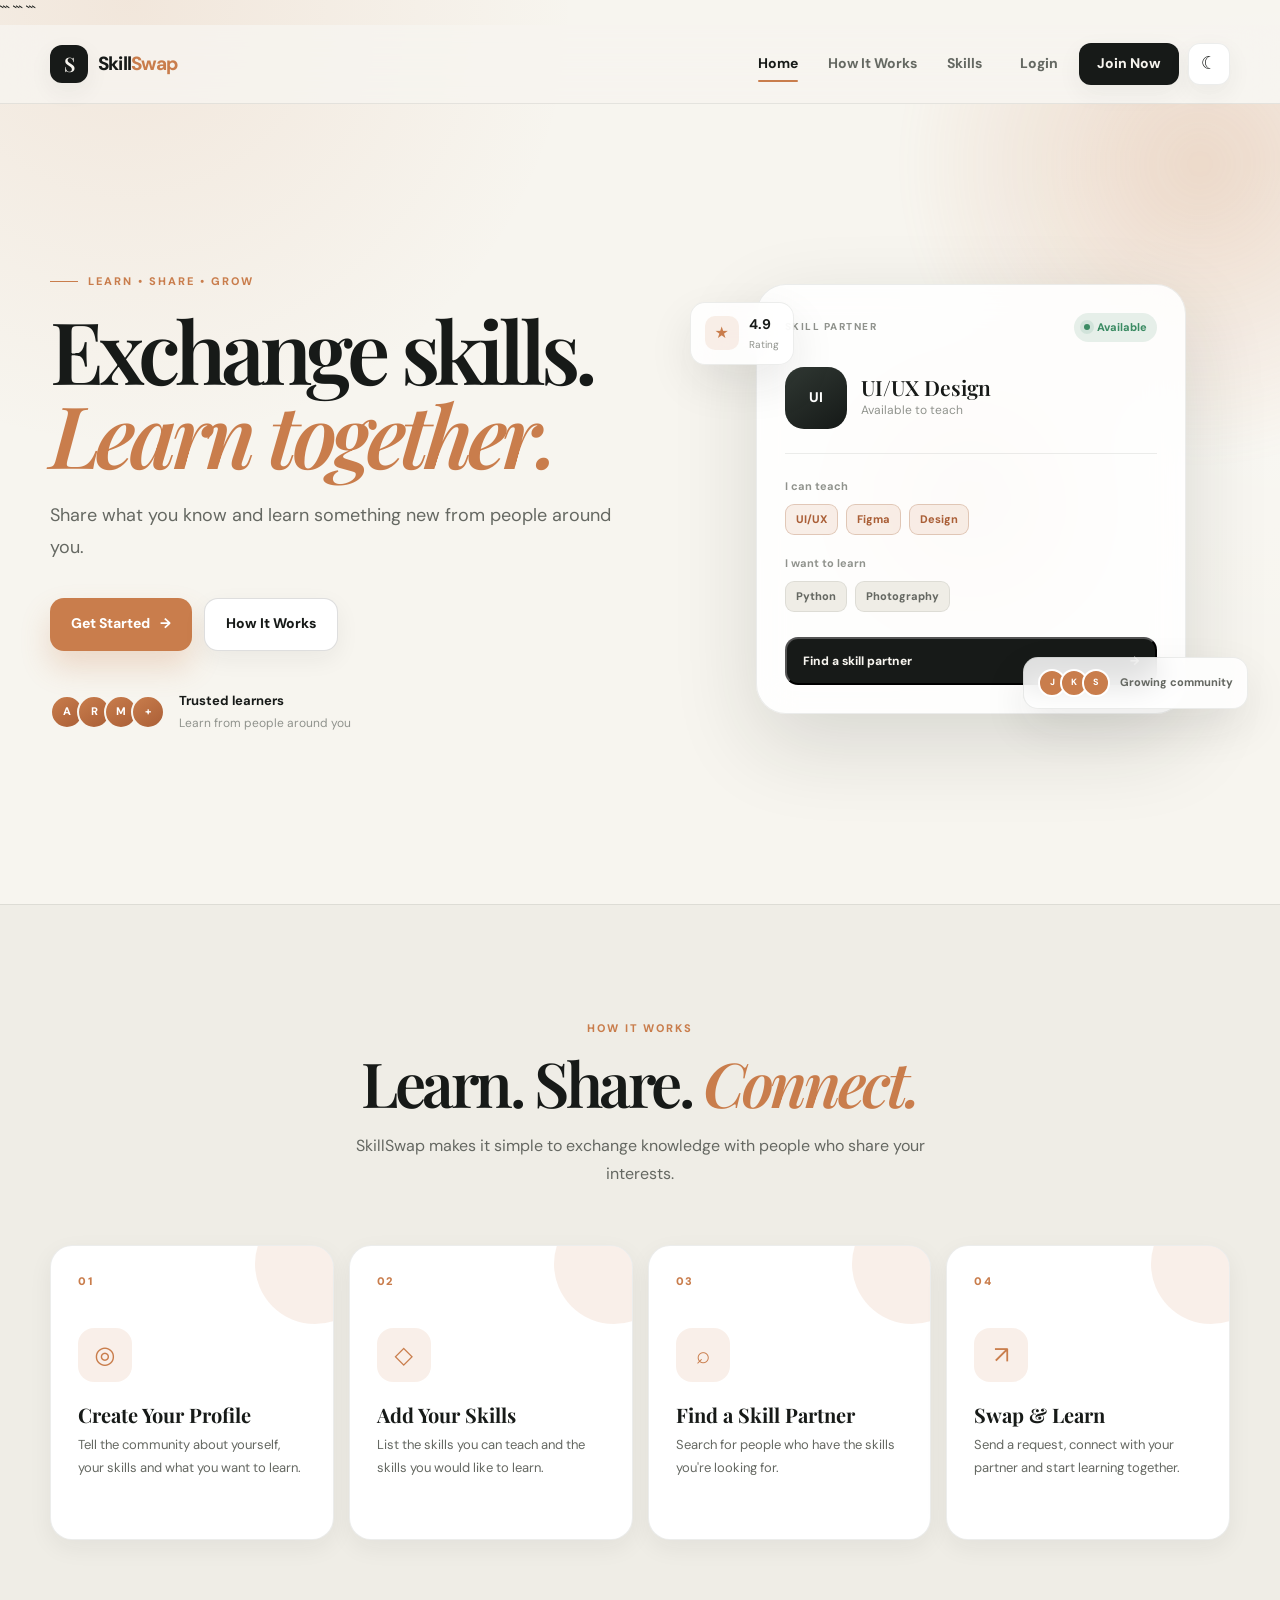
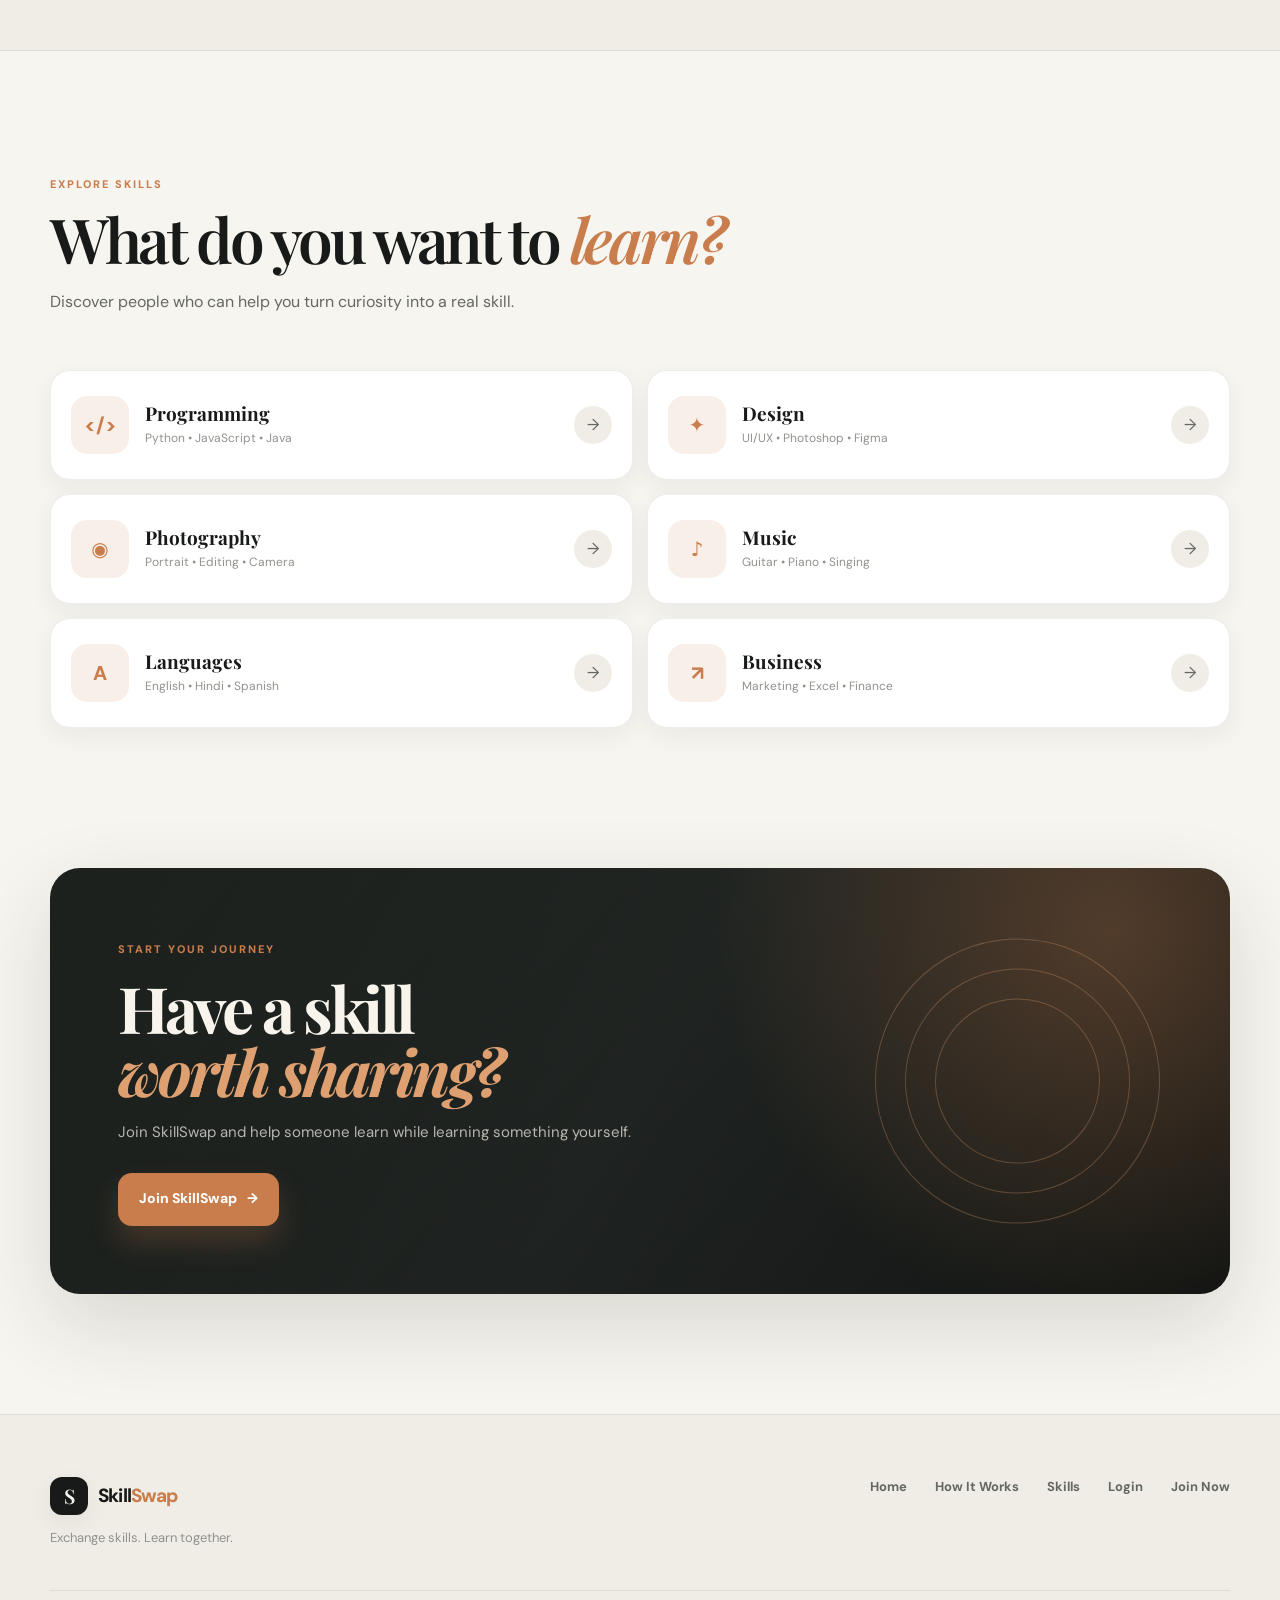
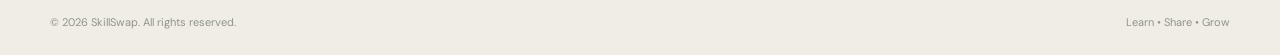
<file: index.html>
<!DOCTYPE html>

<html lang="en">
<head>
    <meta charset="UTF-8">

```
<meta
    name="viewport"
    content="width=device-width, initial-scale=1.0"
>

<meta
    name="description"
    content="SkillSwap — Exchange skills, learn together, and grow with people around you."
>

<title>SkillSwap — Exchange Skills. Learn Together.</title>

<link rel="preconnect" href="https://fonts.googleapis.com">
<link rel="preconnect" href="https://fonts.gstatic.com" crossorigin>

<link
    href="https://fonts.googleapis.com/css2?family=DM+Sans:wght@400;500;600;700&family=Playfair+Display:wght@500;600&display=swap"
    rel="stylesheet"
>

<link rel="stylesheet" href="style.css">
```

</head>

<body class="landing-page">

```
<!-- =====================================================
     NAVBAR
     ===================================================== -->

<header class="site-header">
    <div class="landing-container navbar-inner">

        <a href="index.html" class="brand">
            <span class="brand-mark">S</span>

            <span class="brand-name">
                Skill<span>Swap</span>
            </span>
        </a>

        <nav class="desktop-nav" aria-label="Main navigation">

            <a href="#home" class="nav-link active">
                Home
            </a>

            <a href="#how-it-works" class="nav-link">
                How It Works
            </a>

            <a href="#skills" class="nav-link">
                Skills
            </a>

        </nav>

        <div class="nav-actions">

            <a href="login.html" class="nav-login">
                Login
            </a>

            <a href="signup.html" class="nav-join">
                Join Now
            </a>

            <button
                type="button"
                class="theme-toggle"
                id="themeToggle"
                aria-label="Switch to dark mode"
                title="Switch to dark mode"
            >
                ☾
            </button>

            <button
                type="button"
                class="mobile-menu-button"
                id="mobileMenuButton"
                aria-label="Open navigation menu"
                aria-expanded="false"
            >
                <span></span>
                <span></span>
                <span></span>
            </button>

        </div>

    </div>

    <!-- Mobile Navigation -->

    <div class="mobile-navigation" id="mobileNavigation">

        <a href="#home">
            Home
        </a>

        <a href="#how-it-works">
            How It Works
        </a>

        <a href="#skills">
            Skills
        </a>

        <a href="login.html">
            Login
        </a>

        <a href="signup.html" class="mobile-join">
            Join Now
        </a>

    </div>

</header>


<main>

    <!-- =================================================
         HERO
         ================================================= -->

    <section class="hero-section" id="home">

        <div class="landing-container hero-grid">

            <!-- Hero Content -->

            <div class="hero-content">

                <div class="eyebrow">
                    <span class="eyebrow-line"></span>
                    LEARN • SHARE • GROW
                </div>

                <h1>
                    Exchange skills.
                    <span>Learn together.</span>
                </h1>

                <p class="hero-description">
                    Share what you know and learn something new
                    from people around you.
                </p>

                <div class="hero-actions">

                    <a
                        href="signup.html"
                        class="btn btn-accent hero-primary"
                    >
                        Get Started
                        <span>→</span>
                    </a>

                    <a
                        href="#how-it-works"
                        class="btn btn-secondary"
                    >
                        How It Works
                    </a>

                </div>

                <div class="hero-trust">

                    <div class="avatar-stack">
                        <span>A</span>
                        <span>R</span>
                        <span>M</span>
                        <span>+</span>
                    </div>

                    <div>
                        <strong>Trusted learners</strong>

                        <p>
                            Learn from people around you
                        </p>
                    </div>

                </div>

            </div>


            <!-- Hero Visual -->

            <div class="hero-visual">

                <div class="visual-glow"></div>

                <div class="skill-preview-card">

                    <div class="preview-top">

                        <span class="preview-label">
                            SKILL PARTNER
                        </span>

                        <span class="online-dot">
                            <i></i> Available
                        </span>

                    </div>


                    <div class="profile-preview">

                        <div class="preview-avatar">
                            UI
                        </div>

                        <div>
                            <h3>UI/UX Design</h3>

                            <p>
                                Available to teach
                            </p>
                        </div>

                    </div>


                    <div class="preview-divider"></div>


                    <div class="preview-section">

                        <span>
                            I can teach
                        </span>

                        <div class="skill-list">

                            <span class="skill-tag">
                                UI/UX
                            </span>

                            <span class="skill-tag">
                                Figma
                            </span>

                            <span class="skill-tag">
                                Design
                            </span>

                        </div>

                    </div>


                    <div class="preview-section">

                        <span>
                            I want to learn
                        </span>

                        <div class="skill-list">

                            <span class="skill-tag muted">
                                Python
                            </span>

                            <span class="skill-tag muted">
                                Photography
                            </span>

                        </div>

                    </div>


                    <button
                        type="button"
                        class="preview-connect"
                    >
                        Find a skill partner
                        <span>→</span>
                    </button>

                </div>


                <div class="floating-rating">

                    <div class="rating-icon">
                        ★
                    </div>

                    <div>
                        <strong>4.9</strong>

                        <span>
                            Rating
                        </span>
                    </div>

                </div>


                <div class="floating-learners">

                    <div class="mini-avatars">
                        <span>J</span>
                        <span>K</span>
                        <span>S</span>
                    </div>

                    <span>
                        Growing community
                    </span>

                </div>

            </div>

        </div>

    </section>


    <!-- =================================================
         HOW IT WORKS
         ================================================= -->

    <section
        class="process-section"
        id="how-it-works"
    >

        <div class="landing-container">

            <div class="section-heading centered">

                <div class="eyebrow">
                    HOW IT WORKS
                </div>

                <h2>
                    Learn. Share.
                    <span>Connect.</span>
                </h2>

                <p>
                    SkillSwap makes it simple to exchange
                    knowledge with people who share your interests.
                </p>

            </div>


            <div class="process-grid">

                <article class="process-card">

                    <div class="process-number">
                        01
                    </div>

                    <div class="process-icon">
                        ◎
                    </div>

                    <h3>
                        Create Your Profile
                    </h3>

                    <p>
                        Tell the community about yourself,
                        your skills and what you want to learn.
                    </p>

                </article>


                <article class="process-card">

                    <div class="process-number">
                        02
                    </div>

                    <div class="process-icon">
                        ◇
                    </div>

                    <h3>
                        Add Your Skills
                    </h3>

                    <p>
                        List the skills you can teach and
                        the skills you would like to learn.
                    </p>

                </article>


                <article class="process-card">

                    <div class="process-number">
                        03
                    </div>

                    <div class="process-icon">
                        ⌕
                    </div>

                    <h3>
                        Find a Skill Partner
                    </h3>

                    <p>
                        Search for people who have the
                        skills you're looking for.
                    </p>

                </article>


                <article class="process-card">

                    <div class="process-number">
                        04
                    </div>

                    <div class="process-icon">
                        ↗
                    </div>

                    <h3>
                        Swap & Learn
                    </h3>

                    <p>
                        Send a request, connect with your
                        partner and start learning together.
                    </p>

                </article>

            </div>

        </div>

    </section>


    <!-- =================================================
         SKILLS
         ================================================= -->

    <section
        class="skills-section"
        id="skills"
    >

        <div class="landing-container">

            <div class="section-heading">

                <div class="eyebrow">
                    EXPLORE SKILLS
                </div>

                <h2>
                    What do you want to
                    <span>learn?</span>
                </h2>

                <p>
                    Discover people who can help you
                    turn curiosity into a real skill.
                </p>

            </div>


            <div class="skills-grid">

                <article class="skill-category">

                    <div class="category-icon">
                        &lt;/&gt;
                    </div>

                    <div>
                        <h3>
                            Programming
                        </h3>

                        <p>
                            Python • JavaScript • Java
                        </p>
                    </div>

                    <span class="category-arrow">
                        →
                    </span>

                </article>


                <article class="skill-category">

                    <div class="category-icon">
                        ✦
                    </div>

                    <div>
                        <h3>
                            Design
                        </h3>

                        <p>
                            UI/UX • Photoshop • Figma
                        </p>
                    </div>

                    <span class="category-arrow">
                        →
                    </span>

                </article>


                <article class="skill-category">

                    <div class="category-icon">
                        ◉
                    </div>

                    <div>
                        <h3>
                            Photography
                        </h3>

                        <p>
                            Portrait • Editing • Camera
                        </p>
                    </div>

                    <span class="category-arrow">
                        →
                    </span>

                </article>


                <article class="skill-category">

                    <div class="category-icon">
                        ♪
                    </div>

                    <div>
                        <h3>
                            Music
                        </h3>

                        <p>
                            Guitar • Piano • Singing
                        </p>
                    </div>

                    <span class="category-arrow">
                        →
                    </span>

                </article>


                <article class="skill-category">

                    <div class="category-icon">
                        A
                    </div>

                    <div>
                        <h3>
                            Languages
                        </h3>

                        <p>
                            English • Hindi • Spanish
                        </p>
                    </div>

                    <span class="category-arrow">
                        →
                    </span>

                </article>


                <article class="skill-category">

                    <div class="category-icon">
                        ↗
                    </div>

                    <div>
                        <h3>
                            Business
                        </h3>

                        <p>
                            Marketing • Excel • Finance
                        </p>
                    </div>

                    <span class="category-arrow">
                        →
                    </span>

                </article>

            </div>

        </div>

    </section>


    <!-- =================================================
         FINAL CTA
         ================================================= -->

    <section class="cta-section">

        <div class="landing-container">

            <div class="cta-card">

                <div class="cta-content">

                    <div class="eyebrow">
                        START YOUR JOURNEY
                    </div>

                    <h2>
                        Have a skill
                        <span>worth sharing?</span>
                    </h2>

                    <p>
                        Join SkillSwap and help someone learn
                        while learning something yourself.
                    </p>

                    <a
                        href="signup.html"
                        class="btn btn-accent"
                    >
                        Join SkillSwap
                        <span>→</span>
                    </a>

                </div>

                <div class="cta-decoration">
                    <span></span>
                    <span></span>
                    <span></span>
                </div>

            </div>

        </div>

    </section>

</main>


<!-- =====================================================
     FOOTER
     ===================================================== -->

<footer class="site-footer">

    <div class="landing-container footer-inner">

        <div class="footer-brand">

            <a href="index.html" class="brand">

                <span class="brand-mark">
                    S
                </span>

                <span class="brand-name">
                    Skill<span>Swap</span>
                </span>

            </a>

            <p>
                Exchange skills. Learn together.
            </p>

        </div>


        <div class="footer-links">

            <a href="#home">
                Home
            </a>

            <a href="#how-it-works">
                How It Works
            </a>

            <a href="#skills">
                Skills
            </a>

            <a href="login.html">
                Login
            </a>

            <a href="signup.html">
                Join Now
            </a>

        </div>

    </div>


    <div class="landing-container footer-bottom">

        <span>
            © 2026 SkillSwap. All rights reserved.
        </span>

        <span>
            Learn • Share • Grow
        </span>

    </div>

</footer>


<!-- =====================================================
     SCRIPTS
     ===================================================== -->

<script src="theme.js"></script>

<script>
    const mobileMenuButton =
        document.getElementById("mobileMenuButton");

    const mobileNavigation =
        document.getElementById("mobileNavigation");

    if (mobileMenuButton && mobileNavigation) {

        mobileMenuButton.addEventListener(
            "click",
            function () {

                const isOpen =
                    mobileNavigation.classList.toggle("open");

                mobileMenuButton.setAttribute(
                    "aria-expanded",
                    isOpen
                );

            }
        );


        mobileNavigation
            .querySelectorAll("a")
            .forEach(function (link) {

                link.addEventListener(
                    "click",
                    function () {

                        mobileNavigation.classList.remove(
                            "open"
                        );

                        mobileMenuButton.setAttribute(
                            "aria-expanded",
                            "false"
                        );

                    }
                );

            });

    }
</script>

<script src="theme.js"></script>

</body>
</html>
</file>
<file: style.css>
/* =========================================================
   SkillSwap — Premium Shared Design System
   Covers:
   index.html, login.html, signup.html, dashboard.html,
   profile.html, requests.html, swaps.html, rate.html, admin.html
   ========================================================= */

:root {
    color-scheme: light;

    --bg: #f7f5ef;
    --bg-soft: #efede6;
    --surface: #ffffff;
    --surface-2: #fbfaf7;
    --surface-dark: #171a18;

    --text: #171a18;
    --text-soft: #656862;
    --text-muted: #90938d;

    --accent: #c97d4c;
    --accent-2: #aa5f37;
    --accent-soft: rgba(201, 125, 76, 0.12);
    --accent-glow: rgba(201, 125, 76, 0.24);

    --success: #3b8b63;
    --success-soft: rgba(59, 139, 99, 0.12);

    --warning: #b27a32;
    --warning-soft: rgba(178, 122, 50, 0.12);

    --danger: #bd554f;
    --danger-soft: rgba(189, 85, 79, 0.11);

    --info: #5278a9;
    --info-soft: rgba(82, 120, 169, 0.11);

    --border: rgba(23, 26, 24, 0.08);
    --border-strong: rgba(23, 26, 24, 0.14);

    --shadow-1: 0 8px 25px rgba(29, 32, 29, 0.06);
    --shadow-2: 0 18px 45px rgba(29, 32, 29, 0.09);
    --shadow-3: 0 30px 85px rgba(29, 32, 29, 0.14);

    --radius-sm: 10px;
    --radius-md: 16px;
    --radius-lg: 22px;
    --radius-xl: 30px;

    --container: 1180px;
    --ease: 220ms cubic-bezier(.2,.7,.2,1);
}

html[data-theme="dark"] {
    color-scheme: dark;

    --bg: #0f1110;
    --bg-soft: #151816;
    --surface: #181c19;
    --surface-2: #1d211f;
    --surface-dark: #0d0f0e;

    --text: #f4f0e8;
    --text-soft: #b0b0a7;
    --text-muted: #7e827c;

    --accent: #de9564;
    --accent-2: #c87648;
    --accent-soft: rgba(222, 149, 100, 0.14);
    --accent-glow: rgba(222, 149, 100, 0.22);

    --success: #6fc18d;
    --success-soft: rgba(111, 193, 141, 0.14);

    --warning: #dbac63;
    --warning-soft: rgba(219, 172, 99, 0.14);

    --danger: #e17d76;
    --danger-soft: rgba(225, 125, 118, 0.14);

    --info: #82a6db;
    --info-soft: rgba(130, 166, 219, 0.14);

    --border: rgba(255, 255, 255, 0.075);
    --border-strong: rgba(255, 255, 255, 0.14);

    --shadow-1: 0 8px 25px rgba(0, 0, 0, 0.22);
    --shadow-2: 0 18px 45px rgba(0, 0, 0, 0.28);
    --shadow-3: 0 30px 85px rgba(0, 0, 0, 0.38);
}

*,
*::before,
*::after {
    box-sizing: border-box;
}

html {
    min-height: 100%;
    scroll-behavior: smooth;
    scroll-padding-top: 90px;
}

body {
    margin: 0;
    min-height: 100vh;
    font-family: "DM Sans", Inter, system-ui, -apple-system, BlinkMacSystemFont, "Segoe UI", sans-serif;
    color: var(--text);
    background:
        radial-gradient(circle at 10% 0%, var(--accent-soft), transparent 28rem),
        radial-gradient(circle at 100% 10%, rgba(255,255,255,.28), transparent 22rem),
        var(--bg);
    line-height: 1.55;
    transition:
        background-color var(--ease),
        color var(--ease);
    -webkit-font-smoothing: antialiased;
    text-rendering: optimizeLegibility;
}

html[data-theme="dark"] body {
    background:
        radial-gradient(circle at 10% 0%, var(--accent-soft), transparent 28rem),
        radial-gradient(circle at 100% 10%, rgba(255,255,255,.025), transparent 22rem),
        var(--bg);
}

::selection {
    background: var(--accent);
    color: #fff;
}

a,
button,
input,
textarea,
select {
    font: inherit;
}

a {
    color: inherit;
    text-decoration: none;
}

button {
    cursor: pointer;
}

button:disabled {
    cursor: not-allowed;
    opacity: .62;
}

img {
    max-width: 100%;
    display: block;
}

input,
textarea,
select {
    color: var(--text);
}

input::placeholder,
textarea::placeholder {
    color: var(--text-muted);
}

input:focus,
textarea:focus,
select:focus {
    outline: none;
}

a:focus-visible,
button:focus-visible,
input:focus-visible,
textarea:focus-visible,
select:focus-visible {
    outline: 3px solid var(--accent-glow);
    outline-offset: 3px;
}

h1,
h2,
h3,
h4,
p {
    overflow-wrap: anywhere;
}

h1,
h2,
h3,
h4 {
    line-height: 1.08;
}

/* =========================================================
   GLOBAL HELPERS
   ========================================================= */

.landing-container,
.dashboard-container,
.container,
.requests-container,
.profile-container {
    width: min(calc(100% - 40px), var(--container));
    margin-inline: auto;
}

.btn,
.primary-btn,
.hero-button,
.auth-submit,
.request-actions button,
.delete-user-btn,
.complete-btn,
.submit-rating-btn {
    border: 0;
    transition:
        transform var(--ease),
        background var(--ease),
        border-color var(--ease),
        box-shadow var(--ease),
        color var(--ease),
        opacity var(--ease);
}

.btn:hover,
.primary-btn:hover,
.hero-button:hover,
.auth-submit:hover,
.request-actions button:hover,
.delete-user-btn:hover,
.complete-btn:hover,
.submit-rating-btn:hover {
    transform: translateY(-2px);
}

.theme-toggle,
.page-theme-toggle {
    width: 42px;
    height: 42px;
    display: inline-grid;
    place-items: center;
    flex: 0 0 42px;
    border: 1px solid var(--border);
    border-radius: 12px;
    background: var(--surface);
    color: var(--text);
    box-shadow: var(--shadow-1);
    transition:
        transform var(--ease),
        border-color var(--ease),
        background-color var(--ease),
        color var(--ease);
}

.theme-toggle:hover,
.page-theme-toggle:hover {
    transform: translateY(-2px);
    border-color: var(--accent);
    color: var(--accent);
}

/* =========================================================
   THEME CONTROL — EXISTING INDEX BUTTON
   ========================================================= */

.theme-toggle {
    padding: 0;
    font-size: 18px;
}

/* =========================================================
   LANDING PAGE / NAVBAR
   ========================================================= */

.site-header {
    position: sticky;
    top: 0;
    z-index: 1000;
    border-bottom: 1px solid var(--border);
    background: color-mix(in srgb, var(--bg) 82%, transparent);
    backdrop-filter: blur(22px);
    -webkit-backdrop-filter: blur(22px);
}

.navbar-inner {
    min-height: 78px;
    display: flex;
    align-items: center;
    gap: 26px;
}

.brand {
    display: inline-flex;
    align-items: center;
    gap: 10px;
    flex-shrink: 0;
}

.brand-mark {
    width: 38px;
    height: 38px;
    display: grid;
    place-items: center;
    border-radius: 12px;
    background: var(--text);
    color: var(--bg);
    font-family: "Playfair Display", Georgia, serif;
    font-size: 20px;
    font-weight: 600;
    box-shadow: var(--shadow-1);
}

.brand-name {
    font-size: 19px;
    font-weight: 800;
    letter-spacing: -.04em;
}

.brand-name span,
.auth-logo span,
.dashboard-logo span {
    color: var(--accent);
}

.desktop-nav {
    display: flex;
    align-items: center;
    gap: 30px;
    margin-left: auto;
}

.nav-link {
    position: relative;
    padding: 7px 0;
    color: var(--text-soft);
    font-size: 14px;
    font-weight: 700;
}

.nav-link::after {
    content: "";
    position: absolute;
    left: 0;
    right: 0;
    bottom: 0;
    height: 2px;
    border-radius: 999px;
    background: var(--accent);
    transform: scaleX(0);
    transform-origin: center;
    transition: transform var(--ease);
}

.nav-link:hover,
.nav-link.active {
    color: var(--text);
}

.nav-link:hover::after,
.nav-link.active::after {
    transform: scaleX(1);
}

.nav-actions {
    display: flex;
    align-items: center;
    gap: 9px;
}

.nav-login,
.nav-join {
    display: inline-flex;
    align-items: center;
    justify-content: center;
    min-height: 42px;
    border-radius: 12px;
    font-size: 14px;
    font-weight: 800;
}

.nav-login {
    padding: 0 12px;
    color: var(--text-soft);
}

.nav-login:hover {
    color: var(--text);
}

.nav-join {
    padding: 0 18px;
    background: var(--text);
    color: var(--bg);
    box-shadow: var(--shadow-1);
}

.nav-join:hover {
    box-shadow: var(--shadow-2);
}

.mobile-menu-button {
    display: none;
    width: 42px;
    height: 42px;
    padding: 8px 10px;
    border: 1px solid var(--border);
    border-radius: 12px;
    background: var(--surface);
}

.mobile-menu-button span {
    display: block;
    width: 100%;
    height: 2px;
    margin: 4px 0;
    border-radius: 999px;
    background: var(--text);
}

.mobile-navigation {
    display: none;
    width: min(calc(100% - 28px), var(--container));
    margin: 0 auto 12px;
    padding: 10px;
    border: 1px solid var(--border);
    border-radius: 20px;
    background: color-mix(in srgb, var(--surface) 86%, transparent);
    box-shadow: var(--shadow-2);
    backdrop-filter: blur(18px);
}

.mobile-navigation.open {
    display: block;
}

.mobile-navigation a {
    display: block;
    padding: 13px 15px;
    border-radius: 11px;
    color: var(--text-soft);
    font-weight: 700;
}

.mobile-navigation a:hover {
    color: var(--text);
    background: var(--accent-soft);
}

.mobile-navigation .mobile-join {
    margin-top: 4px;
    text-align: center;
    background: var(--accent);
    color: #fff;
}

/* =========================================================
   LANDING HERO
   ========================================================= */

.hero-section {
    position: relative;
    overflow: hidden;
    padding: 110px 0 120px;
}

.hero-section::before {
    content: "";
    position: absolute;
    width: 620px;
    height: 620px;
    right: -230px;
    top: -250px;
    border-radius: 50%;
    background: radial-gradient(circle, var(--accent-glow), transparent 68%);
    filter: blur(10px);
    pointer-events: none;
}

.hero-grid {
    position: relative;
    z-index: 1;
    display: grid;
    grid-template-columns: minmax(0, 1fr) minmax(380px, .9fr);
    align-items: center;
    gap: 86px;
}

.hero-content {
    max-width: 660px;
}

.eyebrow {
    display: inline-flex;
    align-items: center;
    gap: 10px;
    color: var(--accent);
    font-size: 11px;
    font-weight: 800;
    letter-spacing: .18em;
}

.eyebrow-line {
    width: 28px;
    height: 1px;
    background: var(--accent);
}

.hero-content h1 {
    margin: 18px 0 24px;
    font-family: "Playfair Display", Georgia, serif;
    font-size: clamp(54px, 7vw, 86px);
    line-height: .97;
    letter-spacing: -.06em;
    font-weight: 600;
}

.hero-content h1 span {
    display: block;
    color: var(--accent);
    font-style: italic;
}

.hero-description {
    max-width: 575px;
    margin: 0;
    color: var(--text-soft);
    font-size: 18px;
    line-height: 1.8;
}

.hero-actions {
    display: flex;
    flex-wrap: wrap;
    gap: 12px;
    margin-top: 34px;
}

.btn {
    min-height: 53px;
    display: inline-flex;
    align-items: center;
    justify-content: center;
    gap: 10px;
    padding: 0 21px;
    border-radius: 14px;
    font-size: 14px;
    font-weight: 800;
}

.btn-accent {
    background: var(--accent);
    color: #fff;
    box-shadow: 0 16px 30px var(--accent-glow);
}

.btn-accent:hover {
    background: var(--accent-2);
    box-shadow: 0 20px 38px var(--accent-glow);
}

.btn-secondary {
    border: 1px solid var(--border-strong);
    background: var(--surface);
    color: var(--text);
    box-shadow: var(--shadow-1);
}

.hero-trust {
    display: flex;
    align-items: center;
    gap: 14px;
    margin-top: 40px;
}

.hero-trust strong {
    display: block;
    font-size: 13px;
}

.hero-trust p {
    margin: 3px 0 0;
    color: var(--text-muted);
    font-size: 12px;
}

.avatar-stack {
    display: flex;
}

.avatar-stack span {
    width: 34px;
    height: 34px;
    display: grid;
    place-items: center;
    margin-left: -7px;
    border: 2px solid var(--bg);
    border-radius: 50%;
    background: linear-gradient(145deg, var(--accent), var(--accent-2));
    color: #fff;
    font-size: 11px;
    font-weight: 800;
}

.avatar-stack span:first-child {
    margin-left: 0;
}

.hero-visual {
    position: relative;
    min-height: 570px;
    display: flex;
    align-items: center;
    justify-content: center;
}

.visual-glow {
    position: absolute;
    width: 390px;
    height: 390px;
    border-radius: 50%;
    background: radial-gradient(circle, var(--accent-glow), transparent 68%);
    filter: blur(22px);
}

.skill-preview-card {
    position: relative;
    z-index: 2;
    width: min(100%, 430px);
    padding: 28px;
    border: 1px solid var(--border);
    border-radius: 30px;
    background: color-mix(in srgb, var(--surface) 88%, transparent);
    box-shadow: var(--shadow-3);
    backdrop-filter: blur(18px);
}

.preview-top,
.profile-preview,
.hero-trust {
    position: relative;
}

.preview-top {
    display: flex;
    align-items: center;
    justify-content: space-between;
    gap: 12px;
    margin-bottom: 25px;
}

.preview-label {
    color: var(--text-muted);
    font-size: 10px;
    font-weight: 800;
    letter-spacing: .15em;
}

.online-dot {
    display: inline-flex;
    align-items: center;
    gap: 7px;
    padding: 6px 10px;
    border-radius: 999px;
    background: var(--success-soft);
    color: var(--success);
    font-size: 11px;
    font-weight: 800;
}

.online-dot i {
    width: 6px;
    height: 6px;
    border-radius: 50%;
    background: currentColor;
    box-shadow: 0 0 0 4px var(--success-soft);
}

.profile-preview {
    display: flex;
    align-items: center;
    gap: 14px;
}

.preview-avatar {
    width: 62px;
    height: 62px;
    display: grid;
    place-items: center;
    border-radius: 19px;
    background: linear-gradient(145deg, #313934, #151917);
    color: #fff;
    font-size: 14px;
    font-weight: 800;
}

.profile-preview h3 {
    margin: 0 0 3px;
    font-family: "Playfair Display", Georgia, serif;
    font-size: 21px;
    font-weight: 600;
}

.profile-preview p {
    margin: 0;
    color: var(--text-muted);
    font-size: 12px;
}

.preview-divider {
    height: 1px;
    margin: 24px 0;
    background: var(--border);
}

.preview-section + .preview-section {
    margin-top: 20px;
}

.preview-section > span {
    display: block;
    margin-bottom: 9px;
    color: var(--text-muted);
    font-size: 11px;
    font-weight: 700;
}

.skill-list,
.skill-tags {
    display: flex;
    flex-wrap: wrap;
    gap: 8px;
}

.skill-tag {
    display: inline-flex;
    align-items: center;
    min-height: 30px;
    padding: 6px 10px;
    border: 1px solid color-mix(in srgb, var(--accent) 23%, var(--border));
    border-radius: 9px;
    background: var(--accent-soft);
    color: var(--accent-2);
    font-size: 11px;
    font-weight: 800;
}

html[data-theme="dark"] .skill-tag {
    color: var(--accent);
}

.skill-tag.muted {
    border-color: var(--border);
    background: var(--bg-soft);
    color: var(--text-soft);
}

.preview-connect {
    width: 100%;
    min-height: 48px;
    display: flex;
    align-items: center;
    justify-content: space-between;
    margin-top: 25px;
    padding: 0 16px;
    border-radius: 13px;
    background: var(--text);
    color: var(--bg);
    font-size: 12px;
    font-weight: 800;
}

.preview-connect:hover {
    opacity: .92;
    transform: translateY(-2px);
}

.floating-rating,
.floating-learners {
    position: absolute;
    z-index: 3;
    display: flex;
    align-items: center;
    gap: 10px;
    padding: 11px 14px;
    border: 1px solid var(--border);
    border-radius: 15px;
    background: color-mix(in srgb, var(--surface) 86%, transparent);
    box-shadow: var(--shadow-2);
    backdrop-filter: blur(16px);
}

.floating-rating {
    left: -22px;
    top: 88px;
}

.floating-learners {
    right: -18px;
    bottom: 75px;
}

.rating-icon {
    width: 34px;
    height: 34px;
    display: grid;
    place-items: center;
    border-radius: 10px;
    background: var(--accent-soft);
    color: var(--accent);
}

.floating-rating strong {
    display: block;
    font-size: 14px;
}

.floating-rating span {
    display: block;
    margin-top: 2px;
    color: var(--text-muted);
    font-size: 10px;
}

.mini-avatars {
    display: flex;
}

.mini-avatars span {
    width: 28px;
    height: 28px;
    display: grid;
    place-items: center;
    margin-left: -6px;
    border: 2px solid var(--surface);
    border-radius: 50%;
    background: var(--accent);
    color: #fff;
    font-size: 9px;
    font-weight: 800;
}

.mini-avatars span:first-child {
    margin-left: 0;
}

.floating-learners > span {
    color: var(--text-soft);
    font-size: 11px;
    font-weight: 800;
}

/* =========================================================
   LANDING SECTIONS
   ========================================================= */

.process-section,
.skills-section,
.cta-section {
    position: relative;
}

.process-section {
    padding: 110px 0;
    background: var(--bg-soft);
    border-top: 1px solid var(--border);
    border-bottom: 1px solid var(--border);
}

.skills-section {
    padding: 120px 0;
}

.section-heading {
    max-width: 720px;
}

.section-heading.centered {
    margin-inline: auto;
    margin-bottom: 56px;
    text-align: center;
}

.section-heading .eyebrow {
    margin-bottom: 15px;
}

.section-heading h2 {
    margin: 0;
    font-family: "Playfair Display", Georgia, serif;
    font-size: clamp(40px, 5vw, 62px);
    line-height: 1;
    letter-spacing: -.055em;
    font-weight: 600;
}

.section-heading h2 span {
    color: var(--accent);
    font-style: italic;
}

.section-heading p {
    max-width: 610px;
    margin: 18px 0 0;
    color: var(--text-soft);
    font-size: 16px;
    line-height: 1.78;
}

.section-heading.centered p {
    margin-inline: auto;
}

.process-grid {
    display: grid;
    grid-template-columns: repeat(4, minmax(0, 1fr));
    gap: 15px;
}

.process-card {
    position: relative;
    min-height: 295px;
    padding: 27px;
    border: 1px solid var(--border);
    border-radius: 22px;
    background: var(--surface);
    box-shadow: var(--shadow-1);
    overflow: hidden;
}

.process-card::after {
    content: "";
    position: absolute;
    width: 120px;
    height: 120px;
    top: -42px;
    right: -42px;
    border-radius: 50%;
    background: var(--accent-soft);
}

.process-card:hover {
    transform: translateY(-6px);
    border-color: color-mix(in srgb, var(--accent) 34%, var(--border));
    box-shadow: var(--shadow-2);
}

.process-number {
    position: relative;
    z-index: 1;
    color: var(--accent);
    font-size: 11px;
    font-weight: 900;
    letter-spacing: .15em;
}

.process-icon {
    position: relative;
    z-index: 1;
    width: 54px;
    height: 54px;
    display: grid;
    place-items: center;
    margin-top: 38px;
    border-radius: 16px;
    background: var(--accent-soft);
    color: var(--accent);
    font-size: 24px;
}

.process-card h3 {
    position: relative;
    z-index: 1;
    margin: 22px 0 9px;
    font-family: "Playfair Display", Georgia, serif;
    font-size: 20px;
}

.process-card p {
    position: relative;
    z-index: 1;
    margin: 0;
    color: var(--text-soft);
    font-size: 13px;
    line-height: 1.75;
}

.skills-grid {
    display: grid;
    grid-template-columns: repeat(2, minmax(0, 1fr));
    gap: 14px;
    margin-top: 54px;
}

.skill-category {
    position: relative;
    display: grid;
    grid-template-columns: 58px 1fr auto;
    align-items: center;
    gap: 16px;
    min-height: 110px;
    padding: 20px;
    border: 1px solid var(--border);
    border-radius: 20px;
    background: var(--surface);
    box-shadow: var(--shadow-1);
}

.skill-category:hover {
    transform: translateY(-5px);
    border-color: color-mix(in srgb, var(--accent) 38%, var(--border));
    box-shadow: var(--shadow-2);
}

.category-icon {
    width: 58px;
    height: 58px;
    display: grid;
    place-items: center;
    border-radius: 16px;
    background: var(--accent-soft);
    color: var(--accent);
    font-size: 20px;
    font-weight: 800;
}

.skill-category h3 {
    margin: 0 0 5px;
    font-family: "Playfair Display", Georgia, serif;
    font-size: 19px;
}

.skill-category p {
    margin: 0;
    color: var(--text-muted);
    font-size: 12px;
}

.category-arrow {
    width: 38px;
    height: 38px;
    display: grid;
    place-items: center;
    border-radius: 50%;
    background: var(--bg-soft);
    color: var(--text-soft);
}

.skill-category:hover .category-arrow {
    background: var(--accent);
    color: #fff;
    transform: translateX(3px);
}

.cta-section {
    padding: 20px 0 120px;
}

.cta-card {
    position: relative;
    min-height: 390px;
    display: flex;
    align-items: center;
    padding: 68px;
    border-radius: 30px;
    overflow: hidden;
    background:
        radial-gradient(circle at 90% 15%, rgba(201,125,76,.32), transparent 35%),
        linear-gradient(135deg, #1c211e, #111412);
    color: #f8f4ec;
    box-shadow: var(--shadow-3);
}

.cta-card::before {
    content: "";
    position: absolute;
    inset: 0;
    background: linear-gradient(120deg, transparent, rgba(255,255,255,.04), transparent);
}

.cta-content {
    position: relative;
    z-index: 2;
    max-width: 620px;
}

.cta-content h2 {
    margin: 16px 0;
    font-family: "Playfair Display", Georgia, serif;
    font-size: clamp(42px, 5vw, 64px);
    line-height: .98;
    letter-spacing: -.055em;
}

.cta-content h2 span {
    display: block;
    color: #dfa071;
    font-style: italic;
}

.cta-content p {
    max-width: 520px;
    margin: 0 0 27px;
    color: rgba(248,244,236,.7);
    font-size: 15px;
    line-height: 1.8;
}

.cta-decoration {
    position: absolute;
    right: 70px;
    top: 50%;
    width: 285px;
    height: 285px;
    transform: translateY(-50%) rotate(15deg);
}

.cta-decoration span {
    position: absolute;
    inset: 0;
    border: 1px solid rgba(223,160,113,.3);
    border-radius: 50%;
}

.cta-decoration span:nth-child(2) { inset: 30px; }
.cta-decoration span:nth-child(3) { inset: 60px; }

.site-footer {
    padding: 62px 0 24px;
    background: var(--bg-soft);
    border-top: 1px solid var(--border);
}

.footer-inner {
    display: flex;
    align-items: flex-start;
    justify-content: space-between;
    gap: 40px;
    padding-bottom: 42px;
}

.footer-brand p {
    margin: 13px 0 0;
    color: var(--text-muted);
    font-size: 13px;
}

.footer-links {
    display: flex;
    flex-wrap: wrap;
    gap: 18px 28px;
}

.footer-links a {
    color: var(--text-soft);
    font-size: 13px;
    font-weight: 700;
}

.footer-links a:hover {
    color: var(--accent);
}

.footer-bottom {
    display: flex;
    align-items: center;
    justify-content: space-between;
    gap: 18px;
    padding-top: 23px;
    border-top: 1px solid var(--border);
    color: var(--text-muted);
    font-size: 11px;
}

/* =========================================================
   AUTH PAGES
   ========================================================= */

.auth-page {
    min-height: 100vh;
    display: grid;
    place-items: center;
    padding: 28px;
    background:
        radial-gradient(circle at 0% 0%, var(--accent-soft), transparent 34rem),
        var(--bg);
}

.auth-container {
    width: min(1120px, 100%);
    min-height: 700px;
    display: grid;
    grid-template-columns: 1fr 1fr;
    overflow: hidden;
    border: 1px solid var(--border);
    border-radius: 32px;
    background: var(--surface);
    box-shadow: var(--shadow-3);
}

.auth-info {
    position: relative;
    display: flex;
    flex-direction: column;
    justify-content: center;
    padding: 64px;
    overflow: hidden;
    background:
        radial-gradient(circle at 90% 15%, rgba(201,125,76,.27), transparent 30%),
        linear-gradient(145deg, #202521, #131715);
    color: #f8f4ec;
}

.auth-info::before,
.auth-info::after {
    content: "";
    position: absolute;
    border: 1px solid rgba(223,160,113,.22);
    border-radius: 50%;
}

.auth-info::before {
    width: 360px;
    height: 360px;
    right: -130px;
    top: -110px;
}

.auth-info::after {
    width: 230px;
    height: 230px;
    left: -100px;
    bottom: -90px;
}

.auth-logo {
    position: relative;
    z-index: 2;
    display: inline-block;
    width: fit-content;
    font-family: "Playfair Display", Georgia, serif;
    font-size: 24px;
    font-weight: 600;
    letter-spacing: -.03em;
}

.auth-info h1 {
    position: relative;
    z-index: 2;
    margin: 80px 0 20px;
    max-width: 480px;
    font-family: "Playfair Display", Georgia, serif;
    font-size: clamp(48px, 6vw, 76px);
    line-height: .98;
    letter-spacing: -.055em;
}

.auth-info p {
    position: relative;
    z-index: 2;
    max-width: 470px;
    margin: 0;
    color: rgba(248,244,236,.69);
    font-size: 15px;
    line-height: 1.8;
}

.auth-points {
    position: relative;
    z-index: 2;
    display: grid;
    gap: 13px;
    margin-top: 34px;
}

.auth-points > div {
    display: flex;
    align-items: center;
    gap: 11px;
    color: rgba(248,244,236,.86);
    font-size: 13px;
    font-weight: 700;
}

.auth-points span {
    width: 23px;
    height: 23px;
    display: grid;
    place-items: center;
    border-radius: 50%;
    background: rgba(223,160,113,.16);
    color: #e0a375;
    font-size: 11px;
}

.auth-form-container {
    position: relative;
    display: grid;
    place-items: center;
    padding: 58px;
    background: var(--surface);
}

.auth-form-container::before {
    content: "";
    position: absolute;
    top: 24px;
    right: 24px;
    width: 110px;
    height: 110px;
    border-radius: 50%;
    background: var(--accent-soft);
    filter: blur(2px);
}

.auth-form {
    position: relative;
    z-index: 2;
    width: min(420px, 100%);
}

.auth-form h2 {
    margin: 0;
    font-family: "Playfair Display", Georgia, serif;
    font-size: 38px;
    line-height: 1.03;
    letter-spacing: -.045em;
}

.form-subtitle {
    margin: 10px 0 30px;
    color: var(--text-soft);
    font-size: 14px;
}

.form-group {
    margin-bottom: 18px;
}

.form-group label {
    display: block;
    margin-bottom: 8px;
    color: var(--text);
    font-size: 13px;
    font-weight: 800;
}

.form-group input,
.form-group textarea,
.form-group select,
.auth-form input,
.auth-form textarea,
.auth-form select {
    width: 100%;
    border: 1px solid var(--border-strong);
    border-radius: 13px;
    background: var(--surface-2);
    color: var(--text);
    transition:
        border-color var(--ease),
        background-color var(--ease),
        box-shadow var(--ease);
}

.form-group input,
.auth-form input,
.rating-select {
    min-height: 50px;
    padding: 0 14px;
}

.form-group textarea,
.auth-form textarea,
.feedback-input {
    padding: 13px 14px;
    min-height: 115px;
    resize: vertical;
}

.form-group input:hover,
.form-group textarea:hover,
.form-group select:hover {
    border-color: var(--border-strong);
}

.form-group input:focus,
.form-group textarea:focus,
.form-group select:focus,
.auth-form input:focus {
    border-color: var(--accent);
    background: var(--surface);
    box-shadow: 0 0 0 4px var(--accent-soft);
}

.form-group small {
    display: block;
    margin-top: 7px;
    color: var(--text-muted);
    font-size: 11px;
}

.auth-submit {
    width: 100%;
    min-height: 52px;
    margin-top: 7px;
    border-radius: 13px;
    background: var(--accent);
    color: #fff;
    font-size: 14px;
    font-weight: 800;
    box-shadow: 0 16px 30px var(--accent-glow);
}

.auth-submit:hover {
    background: var(--accent-2);
}

.auth-switch {
    margin: 22px 0 0;
    color: var(--text-soft);
    font-size: 13px;
    text-align: center;
}

.auth-switch a {
    color: var(--accent);
    font-weight: 800;
}

.auth-switch a:hover {
    color: var(--accent-2);
}

/* =========================================================
   SHARED DASHBOARD NAV
   ========================================================= */

body:not(.landing-page):not(.auth-page) {
    background:
        radial-gradient(circle at 12% 0%, var(--accent-soft), transparent 24rem),
        var(--bg);
}

.dashboard-navbar,
.navbar {
    position: sticky;
    top: 0;
    z-index: 1000;
    min-height: 74px;
    display: flex;
    align-items: center;
    gap: 22px;
    padding: 12px max(20px, calc((100% - var(--container)) / 2));
    border-bottom: 1px solid var(--border);
    background: color-mix(in srgb, var(--bg) 86%, transparent);
    backdrop-filter: blur(20px);
    -webkit-backdrop-filter: blur(20px);
}

.dashboard-logo,
.logo {
    flex-shrink: 0;
    font-family: "Playfair Display", Georgia, serif;
    font-size: 23px;
    font-weight: 600;
    letter-spacing: -.035em;
}

.dashboard-nav-links,
.nav-links {
    display: flex;
    align-items: center;
    justify-content: flex-end;
    gap: 7px;
    flex-wrap: wrap;
    margin-left: auto;
}

.dashboard-nav-links a,
.nav-links a,
.dashboard-nav-links button,
.nav-links button {
    min-height: 40px;
    display: inline-flex;
    align-items: center;
    justify-content: center;
    padding: 0 12px;
    border-radius: 10px;
    background: transparent;
    color: var(--text-soft);
    font-size: 13px;
    font-weight: 800;
}

.dashboard-nav-links a:hover,
.nav-links a:hover,
.dashboard-nav-links a.active,
.nav-links a.active {
    background: var(--accent-soft);
    color: var(--accent);
}

.logout-btn,
.nav-links button {
    border: 1px solid var(--border);
    background: var(--surface);
    color: var(--text);
}

.logout-btn:hover,
.nav-links button:hover {
    border-color: var(--accent);
    color: var(--accent);
}

/* theme control injected by theme.js */
.page-theme-toggle {
    order: 0;
}

/* =========================================================
   SHARED DASHBOARD LAYOUT
   ========================================================= */

.dashboard-container,
.container,
.requests-container,
.profile-container {
    padding-block: 52px 84px;
}

.page-header,
.profile-heading,
.requests-heading {
    margin-bottom: 28px;
}

.page-header h1,
.profile-heading h1,
.requests-heading h1 {
    margin: 0;
    font-family: "Playfair Display", Georgia, serif;
    font-size: clamp(42px, 5vw, 62px);
    letter-spacing: -.05em;
    line-height: 1;
}

.page-header p,
.profile-heading > p:last-child,
.requests-heading > p:last-child {
    margin: 12px 0 0;
    color: var(--text-soft);
    font-size: 15px;
}

.section-label,
.hero-small-text {
    margin: 0 0 8px;
    color: var(--accent);
    font-size: 11px;
    font-weight: 900;
    letter-spacing: .15em;
    text-transform: uppercase;
}

/* =========================================================
   DASHBOARD HERO
   ========================================================= */

.dashboard-hero {
    position: relative;
    min-height: 330px;
    display: flex;
    align-items: center;
    padding: 56px;
    margin-bottom: 22px;
    border: 1px solid var(--border);
    border-radius: 28px;
    overflow: hidden;
    background:
        radial-gradient(circle at 85% 15%, rgba(201,125,76,.29), transparent 30%),
        linear-gradient(135deg, #222723, #131614);
    color: #f7f2e8;
    box-shadow: var(--shadow-3);
}

.dashboard-hero::before,
.dashboard-hero::after {
    content: "";
    position: absolute;
    border: 1px solid rgba(223,160,113,.25);
    border-radius: 50%;
}

.dashboard-hero::before {
    width: 350px;
    height: 350px;
    right: -130px;
    top: -150px;
}

.dashboard-hero::after {
    width: 220px;
    height: 220px;
    right: 80px;
    bottom: -130px;
}

.dashboard-hero .hero-content {
    position: relative;
    z-index: 2;
    max-width: 670px;
}

.dashboard-hero .hero-small-text {
    color: #e0a274;
}

.dashboard-hero h1 {
    margin: 8px 0 13px;
    font-family: "Playfair Display", Georgia, serif;
    font-size: clamp(44px, 5vw, 67px);
    letter-spacing: -.055em;
    line-height: 1;
}

.dashboard-hero p:not(.hero-small-text) {
    max-width: 570px;
    margin: 0;
    color: rgba(247,242,232,.72);
    font-size: 15px;
    line-height: 1.8;
}

.hero-button {
    display: inline-flex;
    align-items: center;
    justify-content: center;
    min-height: 49px;
    margin-top: 26px;
    padding: 0 20px;
    border-radius: 13px;
    background: #dfa071;
    color: #231914;
    font-size: 13px;
    font-weight: 900;
    box-shadow: 0 14px 28px rgba(223,160,113,.2);
}

.hero-button:hover {
    background: #e6ac80;
}

/* =========================================================
   STATS
   ========================================================= */

.stats-grid {
    display: grid;
    grid-template-columns: repeat(3, minmax(0, 1fr));
    gap: 14px;
    margin-bottom: 32px;
}

.stat-card {
    min-height: 126px;
    display: flex;
    align-items: center;
    gap: 16px;
    padding: 22px;
    border: 1px solid var(--border);
    border-radius: 20px;
    background: var(--surface);
    box-shadow: var(--shadow-1);
}

.stat-card:hover {
    transform: translateY(-4px);
    box-shadow: var(--shadow-2);
}

.stat-icon {
    width: 50px;
    height: 50px;
    display: grid;
    place-items: center;
    flex: 0 0 50px;
    border-radius: 15px;
    background: var(--accent-soft);
    font-size: 20px;
}

.stat-number {
    font-size: 34px;
    font-weight: 900;
    line-height: 1;
}

.stat-label {
    margin-top: 6px;
    color: var(--text-muted);
    font-size: 11px;
    font-weight: 800;
    text-transform: uppercase;
    letter-spacing: .08em;
}

.stat-card h3 {
    margin: 0;
    font-size: 30px;
}

.stat-card p {
    margin: 4px 0 0;
    color: var(--text-muted);
    font-size: 11px;
    font-weight: 800;
    text-transform: uppercase;
    letter-spacing: .08em;
}

/* =========================================================
   CARDS / HEADERS / SEARCH
   ========================================================= */

.dashboard-card {
    margin-bottom: 17px;
    padding: 27px;
    border: 1px solid var(--border);
    border-radius: 22px;
    background: var(--surface);
    box-shadow: var(--shadow-1);
}

.dashboard-card h2 {
    margin: 0 0 22px;
    font-family: "Playfair Display", Georgia, serif;
    font-size: 26px;
    letter-spacing: -.04em;
}

.dashboard-card .section-header {
    display: flex;
    align-items: center;
    justify-content: space-between;
    gap: 16px;
    margin-bottom: 20px;
}

.dashboard-card .section-header h2 {
    margin-bottom: 7px;
}

.dashboard-card .section-header p {
    margin: 0;
    color: var(--text-soft);
    font-size: 13px;
}

.search-box {
    margin: 20px 0 18px;
}

.search-box input {
    width: 100%;
    min-height: 54px;
    padding: 0 16px;
    border: 1px solid var(--border-strong);
    border-radius: 15px;
    background: var(--surface);
    box-shadow: var(--shadow-1);
}

.search-box input:focus {
    border-color: var(--accent);
    box-shadow: 0 0 0 4px var(--accent-soft);
}

.users-grid,
.steps-grid,
.requests-grid {
    display: grid;
    grid-template-columns: repeat(3, minmax(0, 1fr));
    gap: 15px;
}

.how-section,
.discover-section {
    margin-top: 52px;
}

.steps-grid {
    grid-template-columns: repeat(3, minmax(0, 1fr));
}

.step-card {
    padding: 26px;
    border: 1px solid var(--border);
    border-radius: 20px;
    background: var(--surface);
    box-shadow: var(--shadow-1);
}

.step-card:hover {
    transform: translateY(-4px);
    box-shadow: var(--shadow-2);
}

.step-number {
    width: 42px;
    height: 42px;
    display: grid;
    place-items: center;
    border-radius: 12px;
    background: var(--accent-soft);
    color: var(--accent);
    font-weight: 900;
}

.step-card h3 {
    margin: 20px 0 9px;
    font-family: "Playfair Display", Georgia, serif;
    font-size: 21px;
}

.step-card p {
    margin: 0;
    color: var(--text-soft);
    font-size: 13px;
    line-height: 1.75;
}

/* =========================================================
   USER / ADMIN CARDS
   ========================================================= */

.user-card,
.admin-user-card,
.swap-card,
.rating-card,
.request-card {
    border: 1px solid var(--border);
    border-radius: 21px;
    background: var(--surface);
    box-shadow: var(--shadow-1);
    transition:
        transform var(--ease),
        border-color var(--ease),
        box-shadow var(--ease);
}

.user-card:hover,
.admin-user-card:hover,
.swap-card:hover,
.rating-card:hover,
.request-card:hover {
    transform: translateY(-4px);
    border-color: color-mix(in srgb, var(--accent) 28%, var(--border));
    box-shadow: var(--shadow-2);
}

.user-card {
    padding: 24px;
}

.user-avatar,
.admin-user-avatar,
.request-avatar {
    display: grid;
    place-items: center;
    border-radius: 50%;
    background:
        linear-gradient(145deg, var(--accent), var(--accent-2));
    color: #fff;
    font-weight: 900;
}

.user-avatar {
    width: 58px;
    height: 58px;
    margin-bottom: 17px;
}

.user-card h3,
.admin-user-card h3,
.request-user h3 {
    margin: 0;
    font-size: 18px;
}

.user-bio,
.request-user p {
    margin: 7px 0 0;
    color: var(--text-soft);
    font-size: 12px;
    line-height: 1.65;
}

.user-skills {
    margin-top: 18px;
}

.user-skills > strong,
.request-skills > strong {
    display: block;
    margin-bottom: 8px;
    color: var(--text);
    font-size: 11px;
    text-transform: uppercase;
    letter-spacing: .08em;
}

.no-skill-text {
    color: var(--text-muted);
    font-size: 11px;
}

.request-btn {
    width: 100%;
    min-height: 46px;
    margin-top: 21px;
    border: 0;
    border-radius: 12px;
    background: var(--text);
    color: var(--bg);
    font-size: 12px;
    font-weight: 900;
}

.request-btn:hover {
    background: var(--accent);
    color: #fff;
}

.request-btn:disabled {
    background: var(--success);
    color: #fff;
}

.no-users,
.empty-state,
.empty-requests,
.loading-text,
.request-loading {
    grid-column: 1 / -1;
}

.no-users,
.empty-state,
.empty-requests {
    padding: 45px 25px;
    border: 1px dashed var(--border-strong);
    border-radius: 20px;
    background: var(--surface-2);
    text-align: center;
}

.no-users h3,
.empty-state h3,
.empty-requests h3 {
    margin: 0;
    font-size: 20px;
}

.no-users p,
.empty-state p,
.empty-requests p {
    max-width: 540px;
    margin: 8px auto 0;
    color: var(--text-soft);
    font-size: 13px;
    line-height: 1.7;
}

.loading-text,
.request-loading {
    padding: 35px;
    color: var(--text-muted);
    text-align: center;
}

/* admin */
.admin-users-list {
    display: grid;
    gap: 11px;
}

.admin-user-card {
    display: grid;
    grid-template-columns: 1fr auto auto;
    align-items: center;
    gap: 18px;
    padding: 17px;
}

.admin-user-info {
    display: flex;
    align-items: center;
    gap: 12px;
    min-width: 0;
}

.admin-user-avatar {
    width: 48px;
    height: 48px;
    flex: 0 0 48px;
}

.admin-user-info p {
    margin: 4px 0 0;
    color: var(--text-muted);
    font-size: 11px;
}

.admin-user-details {
    display: flex;
    flex-wrap: wrap;
    justify-content: flex-end;
    gap: 7px;
}

.admin-user-details span,
.admin-badge,
.request-count {
    display: inline-flex;
    align-items: center;
    justify-content: center;
    min-height: 29px;
    padding: 0 9px;
    border-radius: 999px;
    background: var(--bg-soft);
    color: var(--text-soft);
    font-size: 10px;
    font-weight: 800;
}

.admin-badge {
    background: var(--accent-soft);
    color: var(--accent);
}

.delete-user-btn,
.delete-btn {
    min-height: 40px;
    padding: 0 13px;
    border: 1px solid color-mix(in srgb, var(--danger) 28%, var(--border));
    border-radius: 10px;
    background: var(--danger-soft);
    color: var(--danger);
    font-size: 11px;
    font-weight: 900;
}

.delete-user-btn:hover,
.delete-btn:hover {
    background: var(--danger);
    color: #fff;
}

/* =========================================================
   PROFILE / FORM PAGES
   ========================================================= */

#profileForm {
    max-width: 840px;
}

#profileForm .dashboard-card {
    padding: 29px;
}

#profileForm .primary-btn {
    margin-top: 4px;
}

.primary-btn {
    min-height: 51px;
    padding: 0 22px;
    border-radius: 13px;
    background: var(--accent);
    color: #fff;
    font-size: 13px;
    font-weight: 900;
    box-shadow: 0 15px 28px var(--accent-glow);
}

.primary-btn:hover {
    background: var(--accent-2);
}

.form-group label input[type="checkbox"] {
    width: auto;
    margin-right: 8px;
    accent-color: var(--accent);
}

.rating-summary {
    margin-top: 26px;
    padding: 20px;
    border: 1px solid var(--border);
    border-radius: 18px;
    background: var(--surface-2);
}

.rating-summary h3 {
    margin: 0 0 17px;
    font-family: "Playfair Display", Georgia, serif;
    font-size: 20px;
}

.rating-empty {
    padding: 8px 0;
}

.rating-empty p {
    margin: 0;
    font-size: 13px;
    font-weight: 800;
}

.rating-empty small {
    color: var(--text-muted);
}

.rating-main {
    display: flex;
    align-items: center;
    gap: 15px;
    padding-bottom: 18px;
    border-bottom: 1px solid var(--border);
}

.rating-score {
    font-size: 45px;
    font-weight: 900;
    line-height: 1;
}

.rating-stars {
    color: var(--accent);
    letter-spacing: 2px;
}

.rating-main p {
    margin: 4px 0 0;
    color: var(--text-muted);
    font-size: 11px;
}

.rating-feedback-section {
    margin-top: 18px;
}

.rating-feedback-section h4 {
    margin: 0 0 12px;
    font-size: 13px;
}

.rating-feedback {
    padding: 12px 0;
    border-top: 1px solid var(--border);
}

.feedback-stars {
    font-size: 11px;
}

.rating-feedback p {
    margin: 7px 0 0;
    color: var(--text-soft);
    font-size: 12px;
    line-height: 1.65;
}

/* =========================================================
   REQUESTS PAGE
   ========================================================= */

.requests-section {
    margin-top: 44px;
}

.requests-section-heading {
    display: flex;
    align-items: center;
    justify-content: space-between;
    gap: 16px;
    margin-bottom: 16px;
}

.requests-section-heading h2 {
    margin: 0;
    font-family: "Playfair Display", Georgia, serif;
    font-size: 27px;
    letter-spacing: -.035em;
}

.requests-grid {
    grid-template-columns: repeat(2, minmax(0, 1fr));
}

.request-card {
    padding: 22px;
}

.request-user {
    display: flex;
    align-items: center;
    gap: 12px;
}

.request-avatar {
    width: 48px;
    height: 48px;
    flex: 0 0 48px;
}

.request-skills {
    margin-top: 20px;
}

.request-skills .skill-tags span {
    min-height: 28px;
    display: inline-flex;
    align-items: center;
    padding: 5px 9px;
    border-radius: 8px;
    background: var(--accent-soft);
    color: var(--accent-2);
    font-size: 10px;
    font-weight: 800;
}

html[data-theme="dark"] .request-skills .skill-tags span {
    color: var(--accent);
}

.request-skills .skill-tags small {
    color: var(--text-muted);
    font-size: 10px;
}

.request-message {
    margin: 19px 0 0;
    padding: 12px 13px;
    border-left: 3px solid var(--accent);
    border-radius: 0 10px 10px 0;
    background: var(--bg-soft);
    color: var(--text-soft);
    font-size: 12px;
    line-height: 1.65;
}

.request-actions {
    display: flex;
    gap: 9px;
    flex-wrap: wrap;
    margin-top: 19px;
}

.accept-btn,
.reject-btn {
    min-height: 41px;
    padding: 0 13px;
    border-radius: 10px;
    font-size: 11px;
    font-weight: 900;
}

.accept-btn {
    background: var(--success);
    color: #fff;
}

.accept-btn:hover {
    box-shadow: 0 10px 22px var(--success-soft);
}

.reject-btn {
    background: var(--danger-soft);
    color: var(--danger);
}

.reject-btn:hover {
    background: var(--danger);
    color: #fff;
}

.request-status {
    display: inline-flex;
    align-items: center;
    min-height: 32px;
    margin-top: 18px;
    padding: 0 10px;
    border-radius: 999px;
    font-size: 10px;
    font-weight: 900;
    text-transform: uppercase;
    letter-spacing: .07em;
}

.request-status.accepted {
    background: var(--success-soft);
    color: var(--success);
}

.request-status.rejected {
    background: var(--danger-soft);
    color: var(--danger);
}

.request-status.completed {
    background: var(--info-soft);
    color: var(--info);
}

.request-status.pending {
    background: var(--warning-soft);
    color: var(--warning);
}

.request-count {
    background: var(--accent-soft);
    color: var(--accent);
}

/* =========================================================
   ACTIVE SWAPS
   ========================================================= */

.profile-container {
    max-width: 980px;
}

#swapsContainer {
    display: grid;
    gap: 16px;
}

.swap-card {
    padding: 25px;
}

.swap-card-header {
    display: flex;
    justify-content: space-between;
    gap: 15px;
    align-items: flex-start;
}

.swap-card-header h2 {
    margin: 0;
    font-family: "Playfair Display", Georgia, serif;
    font-size: 27px;
}

.swap-details {
    display: grid;
    grid-template-columns: repeat(2, minmax(0, 1fr));
    gap: 14px;
    margin-top: 23px;
}

.swap-section {
    padding: 17px;
    border: 1px solid var(--border);
    border-radius: 16px;
    background: var(--surface-2);
}

.swap-section h4 {
    margin: 0 0 10px;
    color: var(--text-muted);
    font-size: 10px;
    text-transform: uppercase;
    letter-spacing: .1em;
}

.swap-section > p {
    margin: 0;
    color: var(--text-muted);
    font-size: 11px;
}

.swap-actions {
    margin-top: 21px;
    padding-top: 20px;
    border-top: 1px solid var(--border);
}

.complete-btn {
    min-height: 45px;
    padding: 0 17px;
    border-radius: 11px;
    background: var(--accent);
    color: #fff;
    font-size: 12px;
    font-weight: 900;
    box-shadow: 0 12px 22px var(--accent-glow);
}

.complete-btn:hover {
    background: var(--accent-2);
}

/* =========================================================
   RATE PAGE
   ========================================================= */

#ratingContainer {
    display: grid;
    gap: 16px;
    max-width: 820px;
    margin-inline: auto;
}

.rating-card {
    padding: 27px;
}

.rating-header {
    padding-bottom: 18px;
    border-bottom: 1px solid var(--border);
}

.rating-header h2 {
    margin: 0;
    font-family: "Playfair Display", Georgia, serif;
    font-size: 28px;
}

.rating-header p {
    margin: 7px 0 0;
    color: var(--text-soft);
    font-size: 12px;
}

.rating-form {
    display: grid;
    gap: 10px;
    margin-top: 22px;
}

.rating-form label {
    margin-top: 5px;
    color: var(--text);
    font-size: 12px;
    font-weight: 900;
}

.rating-select,
.feedback-input {
    width: 100%;
    border: 1px solid var(--border-strong);
    border-radius: 12px;
    background: var(--surface-2);
    color: var(--text);
}

.rating-select:focus,
.feedback-input:focus {
    border-color: var(--accent);
    box-shadow: 0 0 0 4px var(--accent-soft);
}

.submit-rating-btn {
    min-height: 48px;
    margin-top: 7px;
    border-radius: 12px;
    background: var(--accent);
    color: #fff;
    font-size: 12px;
    font-weight: 900;
    box-shadow: 0 14px 26px var(--accent-glow);
}

.submit-rating-btn:hover {
    background: var(--accent-2);
}

.rating-status {
    margin-top: 18px;
    padding: 13px 14px;
    border-radius: 12px;
    background: var(--success-soft);
    color: var(--success);
    font-size: 12px;
    font-weight: 900;
}

/* =========================================================
   FOOTER
   ========================================================= */

.dashboard-footer {
    padding: 24px 20px;
    border-top: 1px solid var(--border);
    background: var(--bg-soft);
    text-align: center;
}

.dashboard-footer p {
    margin: 0;
    color: var(--text-muted);
    font-size: 11px;
}

/* =========================================================
   THEME BUTTON ON AUTH / APP PAGES
   ========================================================= */

.auth-theme-wrap {
    position: fixed;
    z-index: 1100;
    top: 18px;
    right: 18px;
}

/* =========================================================
   RESPONSIVE
   ========================================================= */

@media (max-width: 1100px) {
    .hero-grid {
        grid-template-columns: 1fr;
        gap: 65px;
    }

    .hero-content {
        max-width: 780px;
        margin-inline: auto;
        text-align: center;
    }

    .hero-description {
        margin-inline: auto;
    }

    .hero-actions,
    .hero-trust {
        justify-content: center;
    }

    .hero-visual {
        min-height: 540px;
    }

    .process-grid {
        grid-template-columns: repeat(2, minmax(0, 1fr));
    }

    .dashboard-navbar,
    .navbar {
        padding-inline: 20px;
    }

    .dashboard-nav-links,
    .nav-links {
        overflow-x: auto;
        justify-content: flex-start;
        flex-wrap: nowrap;
        max-width: 75vw;
        scrollbar-width: none;
    }

    .dashboard-nav-links::-webkit-scrollbar,
    .nav-links::-webkit-scrollbar {
        display: none;
    }

    .users-grid {
        grid-template-columns: repeat(2, minmax(0, 1fr));
    }

    .admin-user-card {
        grid-template-columns: 1fr auto;
    }

    .admin-user-details {
        justify-content: flex-start;
        grid-column: 1 / -1;
    }
}

@media (max-width: 860px) {
    .auth-container {
        grid-template-columns: 1fr;
        min-height: auto;
    }

    .auth-info {
        min-height: 430px;
        padding: 45px;
    }

    .auth-info h1 {
        margin-top: 60px;
    }

    .auth-form-container {
        padding: 48px 35px 54px;
    }

    .stats-grid,
    .steps-grid {
        grid-template-columns: 1fr;
    }

    .cta-card {
        padding: 54px;
    }

    .cta-decoration {
        right: -20px;
        opacity: .55;
    }
}

@media (max-width: 720px) {
    .landing-container,
    .dashboard-container,
    .container,
    .requests-container,
    .profile-container {
        width: min(calc(100% - 28px), var(--container));
    }

    .site-header {
        background: color-mix(in srgb, var(--bg) 90%, transparent);
    }

    .desktop-nav,
    .nav-login,
    .nav-join {
        display: none;
    }

    .mobile-menu-button {
        display: block;
    }

    .navbar-inner {
        min-height: 70px;
    }

    .hero-section {
        padding: 76px 0 72px;
    }

    .hero-content h1 {
        font-size: clamp(45px, 14vw, 63px);
    }

    .hero-description {
        font-size: 15px;
    }

    .hero-actions {
        flex-direction: column;
    }

    .hero-actions .btn {
        width: 100%;
    }

    .hero-visual {
        min-height: 470px;
    }

    .skill-preview-card {
        padding: 20px;
        border-radius: 24px;
    }

    .floating-rating {
        left: -3px;
        top: 25px;
    }

    .floating-learners {
        right: -3px;
        bottom: 25px;
    }

    .process-section,
    .skills-section {
        padding: 80px 0;
    }

    .process-grid,
    .skills-grid,
    .requests-grid,
    .users-grid {
        grid-template-columns: 1fr;
    }

    .section-heading h2 {
        font-size: 42px;
    }

    .cta-section {
        padding: 15px 0 80px;
    }

    .cta-card {
        min-height: 430px;
        padding: 43px 28px;
        border-radius: 24px;
    }

    .cta-content h2 {
        font-size: 44px;
    }

    .cta-decoration {
        top: 66%;
        right: -85px;
        width: 235px;
        height: 235px;
    }

    .footer-inner,
    .footer-bottom {
        flex-direction: column;
        align-items: flex-start;
    }

    .footer-inner {
        gap: 28px;
    }

    .dashboard-container,
    .container,
    .requests-container,
    .profile-container {
        padding-block: 38px 60px;
    }

    .dashboard-hero {
        min-height: 340px;
        padding: 38px 27px;
    }

    .dashboard-hero h1 {
        font-size: 46px;
    }

    .dashboard-nav-links,
    .nav-links {
        max-width: 58vw;
    }

    .swap-details {
        grid-template-columns: 1fr;
    }

    .admin-user-card {
        grid-template-columns: 1fr;
    }

    .admin-user-details {
        grid-column: auto;
    }

    .delete-user-btn,
    .complete-btn,
    .submit-rating-btn,
    .primary-btn {
        width: 100%;
    }
}

@media (max-width: 560px) {
    .auth-page {
        padding: 12px;
        place-items: stretch;
    }

    .auth-container {
        border-radius: 24px;
    }

    .auth-info {
        min-height: 390px;
        padding: 30px 25px;
    }

    .auth-info h1 {
        margin-top: 52px;
        font-size: 48px;
    }

    .auth-form-container {
        padding: 38px 22px 45px;
    }

    .auth-form h2 {
        font-size: 34px;
    }

    .auth-theme-wrap {
        top: 12px;
        right: 12px;
    }

    .page-theme-toggle {
        width: 40px;
        height: 40px;
        flex-basis: 40px;
    }

    .dashboard-navbar,
    .navbar {
        min-height: 68px;
        gap: 12px;
        padding-inline: 14px;
    }

    .dashboard-logo,
    .logo {
        font-size: 20px;
    }

    .dashboard-nav-links,
    .nav-links {
        max-width: 66vw;
        gap: 3px;
    }

    .dashboard-nav-links a,
    .nav-links a,
    .dashboard-nav-links button,
    .nav-links button {
        min-height: 36px;
        padding-inline: 9px;
        font-size: 11px;
    }

    .stat-card {
        min-height: 105px;
    }

    .rating-card,
    .request-card,
    .swap-card,
    .user-card {
        padding: 20px;
    }
}

@media (prefers-reduced-motion: reduce) {
    *,
    *::before,
    *::after {
        scroll-behavior: auto !important;
        animation-duration: .01ms !important;
        animation-iteration-count: 1 !important;
        transition-duration: .01ms !important;
    }
}
</file>
